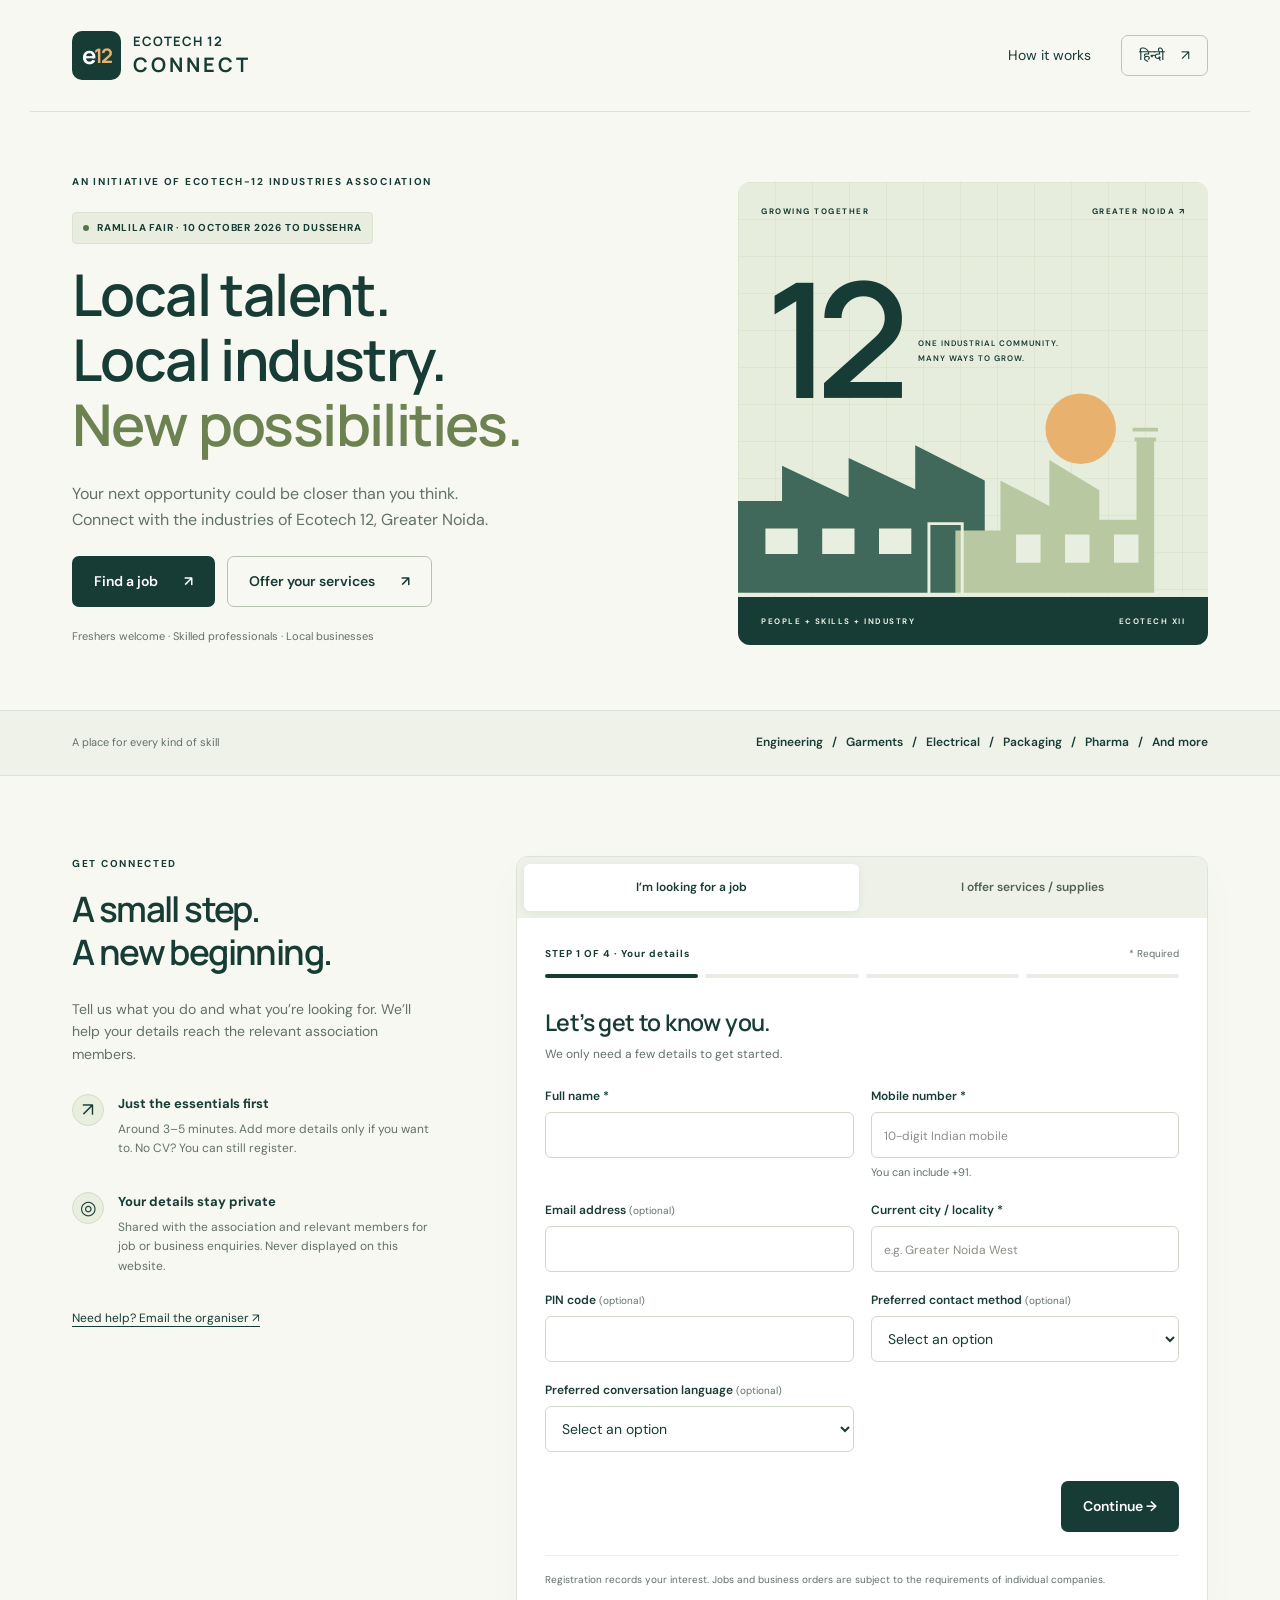
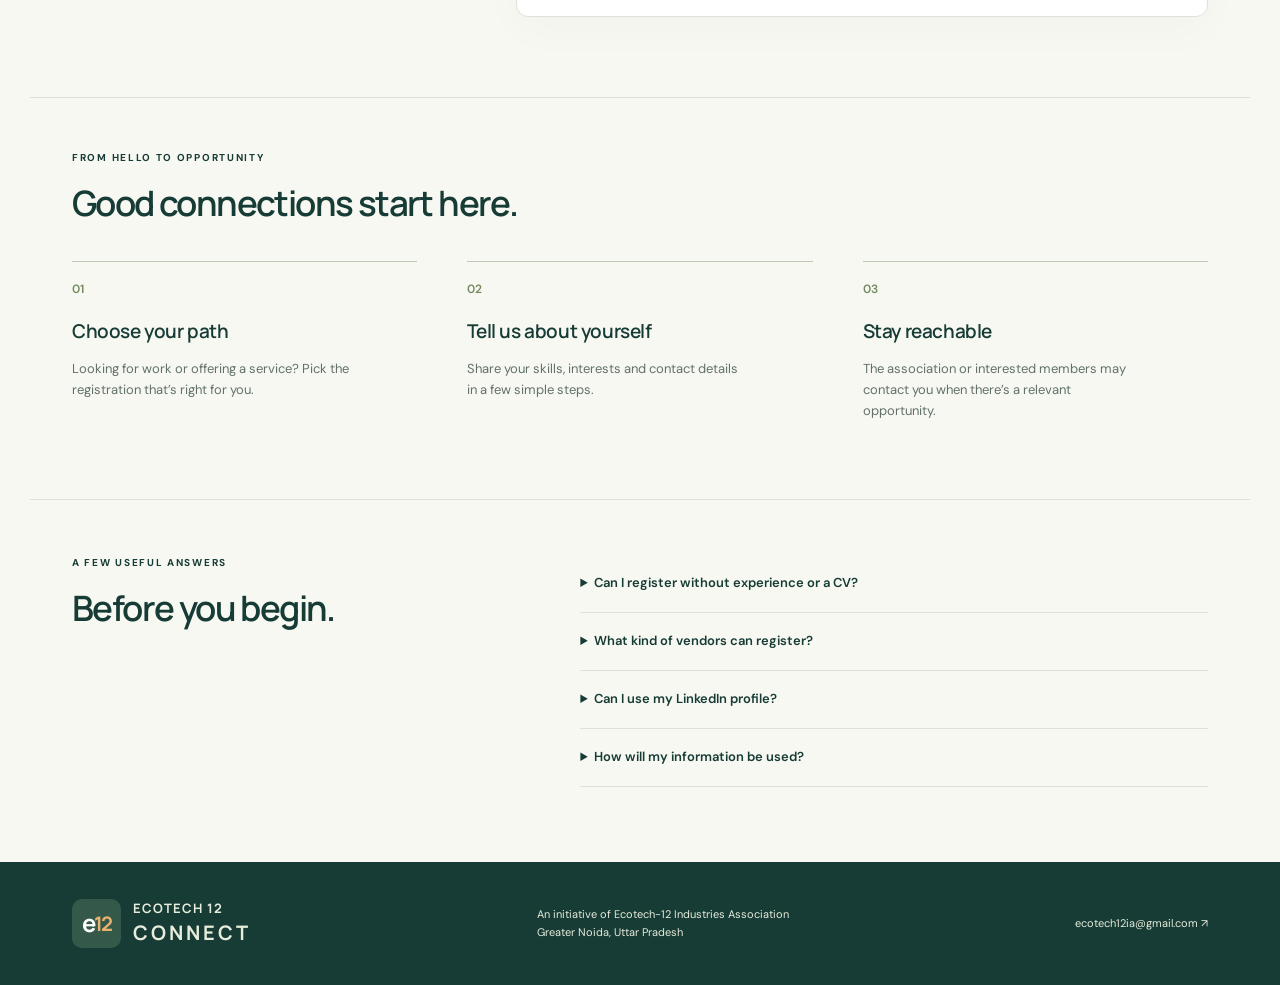
<file: docs/index.html>
<!doctype html>
<html lang="en">
<head>
  <meta charset="utf-8"><meta name="viewport" content="width=device-width,initial-scale=1">
  <title>Ecotech 12 Connect | Jobs & Business Opportunities</title>
  <meta name="description" content="Register for job and service opportunities with Ecotech-12 Industries Association, Greater Noida. English and Hindi registration for the Ramlila fair, 10 October 2026 to Dussehra.">
  <meta name="theme-color" content="#173b35"><link rel="icon" href="icon.svg" type="image/svg+xml"><link rel="stylesheet" href="style.css">
  <script src="data.js" defer></script><script src="app.js" defer></script>
</head>
<body>
<a class="skip" href="#register">Skip to registration</a>
<header class="header wrap"><a class="brand" href="./" aria-label="Ecotech 12 Connect home"><span class="mark">e<span>12</span></span><span>ECOTECH 12 <b>CONNECT</b></span></a><nav><a href="#how" data-i="howLink">How it works</a><button type="button" id="language" aria-label="Switch to Hindi">हिन्दी <span>↗</span></button></nav></header>
<main>
<section class="hero wrap">
 <div class="intro"><div class="eyebrow" data-i="association">AN INITIATIVE OF ECOTECH-12 INDUSTRIES ASSOCIATION</div><div class="fair"><span class="dot"></span><span data-i="fair">RAMLILA FAIR · 10 OCTOBER 2026 TO DUSSEHRA</span></div>
 <h1 data-i="headline">Local talent.<br>Local industry.<br><em>New possibilities.</em></h1>
 <p class="lede" data-i="lede">Your next opportunity could be closer than you think. Connect with the industries of Ecotech 12, Greater Noida.</p>
 <div class="hero-actions"><a class="button primary" href="#register" data-start="candidate" data-i="findJob">Find a job <span>↗</span></a><a class="button secondary" href="#register" data-start="vendor" data-i="offerService">Offer your services <span>↗</span></a></div>
 <div class="hero-note" data-i="heroNote">Freshers welcome · Skilled professionals · Local businesses</div>
 </div>
 <div class="community" aria-hidden="true"><div class="community-top"><span>GROWING TOGETHER</span><span>GREATER NOIDA ↗</span></div><div class="big12">12<span>ONE INDUSTRIAL COMMUNITY.<br>MANY WAYS TO GROW.</span></div>
 <svg class="skyline" viewBox="0 0 480 240" fill="none"><circle cx="350" cy="66" r="36" fill="#e8b26e"/><path d="M0 235V140H45V104L113 136V96L181 128V83L252 119V235" fill="#40685b"/><path d="M222 235V170H268V119L318 145V98L369 129V159H407V77H425V235" fill="#b8c9a1"/><path d="M28 168H61V194H28ZM86 168H119V194H86ZM144 168H177V194H144ZM284 174H309V203H284ZM334 174H359V203H334ZM384 174H409V203H384Z" fill="#e9efe0"/><path d="M0 235H480M195 235V163H229V235" stroke="#e9efe0" stroke-width="3"/><path d="M427 77H405M403 67H429" stroke="#b8c9a1" stroke-width="4"/></svg>
 <div class="community-bottom"><span>PEOPLE + SKILLS + INDUSTRY</span><span>ECOTECH XII</span></div></div>
</section>
<section class="industry-strip"><div class="wrap"><span data-i="industriesLabel">A place for every kind of skill</span><div data-i="industries">Engineering &nbsp; / &nbsp; Garments &nbsp; / &nbsp; Electrical &nbsp; / &nbsp; Packaging &nbsp; / &nbsp; Pharma &nbsp; / &nbsp; And more</div></div></section>
<section id="register" class="registration wrap">
 <aside><div class="eyebrow" data-i="getConnected">GET CONNECTED</div><h2 data-i="registerTitle">A small step.<br>A new beginning.</h2><p data-i="registerIntro">Tell us what you do and what you’re looking for. We’ll help your details reach the relevant association members.</p><div class="aside-note"><span class="small-icon">↗</span><div><b data-i="simple">Just the essentials first</b><p data-i="simpleText">Around 3–5 minutes. Add more details only if you want to. No CV? You can still register.</p></div></div><div class="aside-note"><span class="small-icon">◎</span><div><b data-i="private">Your details stay private</b><p data-i="privateText">Shared with the association and relevant members for job or business enquiries. Never displayed on this website.</p></div></div><a class="text-link" href="mailto:ecotech12ia@gmail.com" data-i="help">Need help? Email the organiser ↗</a></aside>
 <div class="form-card"><div class="type-tabs" role="group" aria-label="Registration type"><button type="button" class="active" id="candidate-tab" data-type="candidate" aria-pressed="true" data-i="candidate">I’m looking for a job</button><button type="button" id="vendor-tab" data-type="vendor" aria-pressed="false" data-i="vendor">I offer services / supplies</button></div>
 <div class="form-inner"><div class="step-meta"><span id="step-caption"></span><span data-i="requiredNote">* Required</span></div><ol class="steps" id="steps" aria-label="Registration progress"></ol>
 <form id="registration-form" action="https://formsubmit.co/shray@urjatech.com" method="POST" enctype="multipart/form-data" novalidate>
 <input type="hidden" name="_cc" value="ecotech12ia@gmail.com"><input type="hidden" name="_webhook" value="https://script.google.com/macros/s/AKfycbzb1bxJ-gdX4RPhGoGYd8hknhSgsUkQRtic25l1sRlIAsdB1yhK0BzLCoR6xyqP8ZPP_Q/exec"><input type="hidden" name="_subject" id="subject"><input type="hidden" name="_template" value="table"><input type="hidden" name="_next" id="next-url"><input type="hidden" name="_url" id="form-url"><input type="hidden" name="Registration type" id="registration-type" value="Candidate"><input type="hidden" name="Reference" id="reference"><input type="hidden" name="Form language" id="form-language" value="English"><input type="hidden" name="Campaign" value="Ramlila fair 2026"><input type="hidden" name="Consent version" value="2026-10-06-v2"><input type="hidden" name="Submitted at" id="submitted-at"><input type="text" name="_honey" class="honeypot" tabindex="-1" autocomplete="off" aria-hidden="true">
 <div id="fields"></div><p id="form-error" role="alert" class="error" hidden></p>
 <div class="form-nav"><button type="button" id="back" class="button ghost" data-i="back">← Back</button><button type="button" id="continue" class="button primary" data-i="continue">Continue →</button><button type="submit" id="submit" class="button primary" hidden data-i="submit">Submit registration ↗</button></div>
 <p class="form-foot" data-i="formFoot">Registration records your interest. Jobs and business orders are subject to the requirements of individual companies.</p>
 </form><noscript><p>Please enable JavaScript to use this form, or contact <a href="mailto:ecotech12ia@gmail.com">ecotech12ia@gmail.com</a> for registration assistance.</p></noscript></div></div>
</section>
<section id="how" class="how wrap"><div class="eyebrow" data-i="howEyebrow">FROM HELLO TO OPPORTUNITY</div><h2 data-i="howTitle">Good connections start here.</h2><div class="how-grid"><article><span>01</span><h3 data-i="how1">Choose your path</h3><p data-i="how1Text">Looking for work or offering a service? Pick the registration that’s right for you.</p></article><article><span>02</span><h3 data-i="how2">Tell us about yourself</h3><p data-i="how2Text">Share your skills, interests and contact details in a few simple steps.</p></article><article><span>03</span><h3 data-i="how3">Stay reachable</h3><p data-i="how3Text">The association or interested members may contact you when there’s a relevant opportunity.</p></article></div></section>
<section class="faq wrap"><div><div class="eyebrow" data-i="questions">A FEW USEFUL ANSWERS</div><h2 data-i="faqTitle">Before you begin.</h2></div><div><details><summary data-i="faq1">Can I register without experience or a CV?</summary><p data-i="faq1Text">Yes. Freshers, trainees and experienced candidates are welcome. A CV and an email address are optional. A working mobile number is required.</p></details><details><summary data-i="faq2">What kind of vendors can register?</summary><p data-i="faq2Text">Independent service providers, contractors, manufacturers and suppliers: maintenance, fabrication, manpower, transport, packaging, raw materials, IT, catering, security and more.</p></details><details><summary data-i="faq3">Can I use my LinkedIn profile?</summary><p data-i="faq3Text">You can add your LinkedIn profile link. Automatic profile import is not enabled; your work history and skills need to be entered in the form.</p></details><details><summary data-i="faq4">How will my information be used?</summary><p data-i="faq4Text">With your consent, your details go to the association’s organiser and may be shared with relevant members for recruitment or business enquiries. FormSubmit processes the form and any attachment to deliver them by email. Registration details are also stored in the association organiser’s private Google Sheet. Contact ecotech12ia@gmail.com to correct your details or request deletion.</p><a href="https://formsubmit.co/privacy.pdf" target="_blank" rel="noopener" data-i="processorPolicy">FormSubmit privacy policy ↗</a></details></div></section>
</main>
<footer class="footer"><div class="wrap"><div class="brand"><span class="mark">e<span>12</span></span><span>ECOTECH 12 <b>CONNECT</b></span></div><p data-i="footer">An initiative of Ecotech-12 Industries Association<br>Greater Noida, Uttar Pradesh</p><a href="mailto:ecotech12ia@gmail.com">ecotech12ia@gmail.com ↗</a></div></footer>
</body></html>
</file>
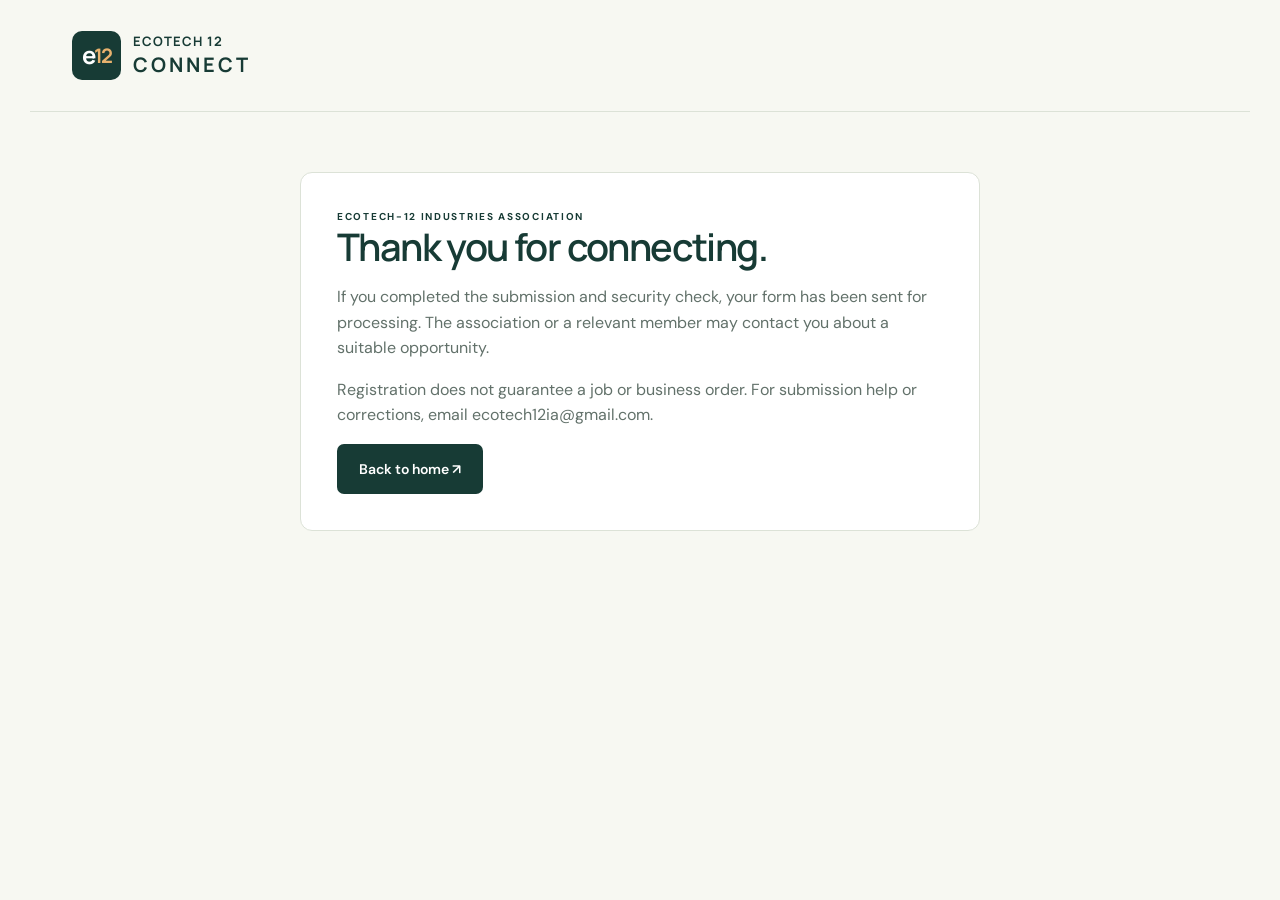
<file: docs/thanks.html>
<!doctype html><html lang="en"><head><meta charset="utf-8"><meta name="viewport" content="width=device-width,initial-scale=1"><meta name="robots" content="noindex"><title>Thank you | Ecotech 12 Connect</title><link rel="stylesheet" href="style.css"><link rel="icon" href="icon.svg"></head><body><header class="header wrap"><a class="brand" href="./"><span class="mark">e<span>12</span></span><span>ECOTECH 12 <b>CONNECT</b></span></a></header><main class="thankyou"><div class="eyebrow" id="eyebrow">ECOTECH-12 INDUSTRIES ASSOCIATION</div><h1 id="title">Thank you for connecting.</h1><p id="message">If you completed the submission and security check, your form has been sent for processing. The association or a relevant member may contact you about a suitable opportunity.</p><p id="note">Registration does not guarantee a job or business order. For submission help or corrections, email <a href="mailto:ecotech12ia@gmail.com">ecotech12ia@gmail.com</a>.</p><a class="button primary" id="home" href="./">Back to home ↗</a></main><script>if(new URLSearchParams(location.search).get('lang')==='hi'){document.documentElement.lang='hi';document.getElementById('eyebrow').textContent='ईकोटेक-12 इंडस्ट्रीज़ एसोसिएशन';document.getElementById('title').textContent='जुड़ने के लिए धन्यवाद।';document.getElementById('message').textContent='यदि आपने फॉर्म और सुरक्षा जाँच पूरी की है, तो आपका फॉर्म प्रोसेसिंग के लिए भेज दिया गया है। उचित अवसर होने पर एसोसिएशन या संबंधित सदस्य आपसे संपर्क कर सकते हैं।';document.getElementById('note').innerHTML='पंजीकरण से नौकरी या व्यवसाय के ऑर्डर की गारंटी नहीं होती। सबमिशन में मदद या सुधार के लिए <a href="mailto:ecotech12ia@gmail.com">ecotech12ia@gmail.com</a> पर ईमेल करें।';document.getElementById('home').textContent='होम पेज पर लौटें ↗';}</script></body></html>
</file>
<file: docs/style.css>
@import url('https://fonts.googleapis.com/css2?family=DM+Sans:wght@400;500;600;700&family=Manrope:wght@400;500;600;700;800&family=Noto+Sans+Devanagari:wght@400;500;600;700&display=swap');
:root{--ink:#173b35;--muted:#62716a;--paper:#f7f8f2;--line:#dce2d7;--green:#e9efdf;--accent:#e8b26e}*{box-sizing:border-box}html{scroll-behavior:smooth;scroll-padding-top:24px}body{margin:0;color:var(--ink);background:var(--paper);font-family:'DM Sans','Noto Sans Devanagari',sans-serif;font-size:16px;line-height:1.6}button,input,select,textarea{font:inherit}a{color:inherit}button,a,input,select,textarea,summary{-webkit-tap-highlight-color:transparent}button{cursor:pointer}button:disabled{cursor:wait;opacity:.6}button:focus-visible,a:focus-visible,summary:focus-visible{outline:3px solid #b57c2b;outline-offset:4px}input:focus,select:focus,textarea:focus{outline:2px solid #52795d;outline-offset:2px}input[aria-invalid=true],select[aria-invalid=true]{border-color:#a23527}a{text-decoration:none}.wrap{max-width:1220px;margin:auto;padding:0 42px}.header{display:flex;justify-content:space-between;align-items:center;min-height:112px;border-bottom:1px solid var(--line)}.brand{display:flex;gap:12px;align-items:center;font-family:Manrope,'Noto Sans Devanagari',sans-serif;font-size:13px;font-weight:700;letter-spacing:1px;line-height:1.45}.brand b{display:block;font-size:20px;letter-spacing:3px}.mark{background:var(--ink);color:#fff;border-radius:10px;width:49px;height:49px;font-size:24px;letter-spacing:-2px;display:flex;align-items:center;justify-content:center}.mark span{color:var(--accent);font-size:20px}nav{display:flex;gap:30px;align-items:center;font-size:14px}#language{border:1px solid #bac7b7;background:transparent;padding:8px 17px;border-radius:7px;color:var(--ink)}#language span{margin-left:12px}.hero{padding-top:62px;padding-bottom:65px;display:grid;grid-template-columns:1.3fr 1fr;gap:55px;align-items:center}.eyebrow{font-size:10px;letter-spacing:1.7px;font-weight:700}.fair{margin:22px 0 18px;display:inline-flex;align-items:center;gap:8px;font-size:10px;font-weight:700;letter-spacing:.8px;background:#e8eddf;border:1px solid #dbe3ce;border-radius:4px;padding:7px 10px}.dot{width:6px;height:6px;border-radius:100%;background:#527648}h1,h2,h3{font-family:Manrope,'Noto Sans Devanagari',sans-serif;margin:0;font-weight:600;letter-spacing:-1.6px}h1{font-size:clamp(40px,4.5vw,62px);line-height:1.13}h1 em{font-style:normal;color:#6c8250}h2{font-size:35px;line-height:1.25;margin:16px 0 23px}h3{font-size:19px;letter-spacing:-.4px}.lede{color:var(--muted);font-size:16px;max-width:450px;margin:24px 0}.hero-actions{display:flex;gap:12px;flex-wrap:wrap}.button{display:inline-flex;align-items:center;justify-content:center;gap:26px;padding:13px 21px;min-height:50px;border-radius:7px;border:1px solid transparent;font-weight:600;font-size:14px}.primary{background:var(--ink);color:#fff}.primary:hover{background:#2c5545}.secondary{background:transparent;border-color:#b6c2af}.secondary:hover{background:var(--green)}.ghost{background:transparent;color:var(--ink);padding-left:0}.hero-note{font-size:11px;color:var(--muted);margin-top:21px}.community{background:#e7eddd;min-height:422px;border-radius:12px;position:relative;overflow:hidden;align-self:stretch;max-height:493px;margin-top:8px;background-image:linear-gradient(#cbd6bc55 1px,transparent 1px),linear-gradient(90deg,#cbd6bc55 1px,transparent 1px);background-size:37px 37px}.community-top,.community-bottom{display:flex;justify-content:space-between;font-size:8px;letter-spacing:1.5px;font-weight:700;padding:23px}.big12{font-family:Manrope,sans-serif;font-size:160px;letter-spacing:-17px;line-height:1.2;padding-left:27px;font-weight:600;display:flex;align-items:center}.big12 span{font-family:'DM Sans',sans-serif;font-size:8px;letter-spacing:1px;line-height:1.8;margin-left:25px;margin-top:28px}.skyline{width:100%;position:absolute;bottom:46px;left:0}.community-bottom{position:absolute;bottom:0;left:0;width:100%;padding:18px 23px;background:#173b35;color:#e7eddd}.industry-strip{border-top:1px solid var(--line);border-bottom:1px solid var(--line);padding:22px 0;background:#eff2e8}.industry-strip .wrap{display:flex;justify-content:space-between;gap:20px;align-items:center}.industry-strip span{color:var(--muted);font-size:11px}.industry-strip div div{font-size:12px;font-weight:600}.registration{padding-top:80px;padding-bottom:80px;display:grid;grid-template-columns:.8fr 1.5fr;gap:75px;align-items:start;scroll-margin-top:24px}.registration aside>p{color:var(--muted);font-size:14px}.aside-note{display:flex;gap:14px;margin-top:29px;font-size:12px}.aside-note p{margin:5px 0;color:var(--muted)}.aside-note b{font-size:13px}.small-icon{background:var(--green);border:1px solid #d3dec8;border-radius:50%;height:32px;min-width:32px;display:flex;align-items:center;justify-content:center;font-size:19px}.text-link{display:inline-block;font-size:12px;text-decoration:underline;text-underline-offset:4px;margin-top:28px}.form-card{background:white;border:1px solid var(--line);border-radius:12px;overflow:hidden;box-shadow:0 14px 45px #173b3506}.type-tabs{display:grid;grid-template-columns:1fr 1fr;background:#edf1e7;padding:7px;gap:6px}.type-tabs button{border:0;padding:12px 8px;border-radius:6px;background:transparent;color:#526151;font-size:12px;font-weight:600;min-height:47px}.type-tabs button.active{color:var(--ink);background:#fff;box-shadow:0 2px 8px #173b3510}.form-inner{padding:28px}.step-meta{display:flex;justify-content:space-between;color:var(--muted);font-size:10px}.step-meta span:first-child{font-weight:700;color:var(--ink);letter-spacing:1px}.steps{display:flex;gap:7px;list-style:none;padding:0;margin:12px 0 28px}.steps li{height:4px;flex:1;background:#e9ede3;border-radius:5px}.steps li.done{background:#90a672}.steps li.current{background:var(--ink)}.form-title{font-size:23px;letter-spacing:-.6px;line-height:1.4}.form-description{color:var(--muted);font-size:12px;margin:7px 0 23px}.field-grid{display:grid;grid-template-columns:1fr 1fr;gap:19px 17px}.field{display:flex;flex-direction:column;gap:6px;min-width:0}.field.full{grid-column:1/-1}.field>label,legend{font-size:12px;font-weight:600}.optional{font-weight:400;color:var(--muted);font-size:10px}input:not([type=checkbox]),select,textarea{width:100%;border:1px solid #cfd8c9;background:#fff;border-radius:6px;min-height:46px;padding:10px 12px;color:var(--ink);font-size:14px}textarea{min-height:86px;resize:vertical}input::placeholder,textarea::placeholder{color:#899086;font-size:12px}input[type=file]{font-size:12px;padding:10px}input::file-selector-button{border:0;border-radius:4px;padding:5px 10px;background:var(--green);color:var(--ink);margin-right:8px}.hint{color:var(--muted);font-size:11px;margin:0}.field-group{border:0;padding:0;margin:0;grid-column:1/-1;min-width:0}.field-group legend{margin-bottom:10px}.checks{display:flex;gap:8px;flex-wrap:wrap}.check-chip{display:flex;gap:7px;border:1px solid #d6dece;border-radius:5px;padding:8px 10px;align-items:center;font-size:11px;cursor:pointer}.check-chip:has(input:checked){background:#ecf2e5;border-color:#789165}.check-chip input{accent-color:var(--ink);margin:0;width:15px;height:15px}.form-nav{display:flex;align-items:center;justify-content:space-between;margin-top:29px}.form-nav .primary{margin-left:auto}.form-foot{border-top:1px solid #edf0e9;color:var(--muted);font-size:10px;margin:23px 0 0;padding-top:16px}.extra{grid-column:1/-1;border-top:1px solid var(--line);padding-top:13px}.extra summary{font-size:13px;cursor:pointer;margin-bottom:13px;font-weight:600}.extra .field-grid{margin-top:17px}.review{background:#f6f8f1;border-radius:7px;padding:16px;margin-bottom:21px}.review dl{margin:0}.review-row{display:grid;grid-template-columns:1fr 1.5fr;gap:15px;border-bottom:1px solid #dfe7d7;padding:7px 0;font-size:11px;overflow-wrap:anywhere}.review-row:last-child{border:0}.review dt{color:var(--muted)}.review dd{margin:0;font-weight:500}.consent{display:flex;gap:10px;align-items:flex-start;font-size:12px;line-height:1.7}.consent input{min-width:18px;height:18px;margin-top:3px;accent-color:var(--ink)}.error{padding:12px;border-radius:6px;background:#fff0e8;color:#8e3026;font-size:12px}.notice{background:#f2f5ec;border-left:3px solid #92a777;padding:12px;font-size:12px;margin:18px 0}.how{border-top:1px solid var(--line);padding-top:52px;padding-bottom:65px}.how-grid{display:grid;grid-template-columns:repeat(3,1fr);gap:50px;margin-top:36px}.how-grid article{border-top:1px solid #bdcbb2;padding-top:18px}.how-grid span{color:#748a5e;font-size:12px;font-weight:600;display:block;margin-bottom:16px}.how-grid p{font-size:13px;color:var(--muted);max-width:280px}.faq{display:grid;grid-template-columns:1fr 1.5fr;gap:90px;border-top:1px solid var(--line);padding-top:55px;padding-bottom:75px}.faq details{border-bottom:1px solid var(--line);padding:18px 0;font-size:13px}.faq summary{font-weight:600;cursor:pointer}.faq details p{color:var(--muted)}.faq details a{text-decoration:underline}.footer{background:var(--ink);color:#e7eddd;padding:32px 0}.footer .wrap{display:flex;justify-content:space-between;align-items:center;gap:28px}.footer .mark{background:#34594a}.footer p,.footer a{font-size:11px;line-height:1.7}.skip{position:absolute;top:-100px;left:10px;z-index:10;background:white;padding:15px}.skip:focus{top:10px}.honeypot,[hidden]{display:none!important}.thankyou{max-width:680px;margin:60px auto;padding:36px;background:white;border:1px solid var(--line);border-radius:12px}.thankyou h1{font-size:38px}.thankyou p{color:var(--muted)}html[lang=hi] h1{font-size:45px;line-height:1.35;letter-spacing:-1px}html[lang=hi] h2{font-size:31px;line-height:1.4}html[lang=hi] .eyebrow{letter-spacing:0}html[lang=hi] .fair{letter-spacing:0}
@media(max-width:1000px){.wrap{padding-left:28px;padding-right:28px}.hero{gap:30px}.registration{gap:35px;grid-template-columns:.8fr 1.5fr}.big12{font-size:140px}.big12 span{font-size:7px;margin-left:17px}.community-top{font-size:7px}.industry-strip .wrap{display:block}.industry-strip div div{margin-top:7px}.form-inner{padding:22px}}
@media(max-width:720px){.wrap{padding-left:22px;padding-right:22px}.header{min-height:85px}.brand{font-size:10px}.brand b{font-size:16px}.mark{width:41px;height:41px}nav>a{display:none}#language{font-size:13px;padding:7px 12px}.hero{grid-template-columns:1fr;padding-top:32px;padding-bottom:34px;gap:28px}.hero .eyebrow{font-size:8px;letter-spacing:1px}.fair{margin-top:18px;font-size:9px}h1{font-size:43px}.lede{font-size:15px;margin:20px 0}.hero-actions .button{font-size:12px;padding:12px 15px;gap:15px}.hero-note{font-size:10px}.community{display:none}.industry-strip{padding:16px 0}.industry-strip div div{font-size:11px;line-height:1.9}.registration{display:block;padding-top:38px;padding-bottom:45px}.registration aside{margin-bottom:25px}.registration h2{font-size:29px;margin:12px 0}.registration aside>p{margin:12px 0}.aside-note{display:none}.text-link{margin-top:4px;font-size:11px}.form-inner{padding:22px 19px}.field-grid{gap:17px 12px}.field>label{font-size:12px}.field-grid .field{grid-column:1/-1}.type-tabs button{font-size:12px;padding:12px 5px}.form-nav .button{font-size:13px}.how{padding-top:36px;padding-bottom:35px}.how h2,.faq h2{font-size:29px}.how-grid{grid-template-columns:1fr;gap:17px;margin-top:25px}.how-grid article{padding-top:12px;display:grid;grid-template-columns:30px 1fr;column-gap:12px}.how-grid span{grid-row:1/3;margin:0;line-height:30px}.how-grid p{grid-column:2;max-width:none;margin:7px 0 10px}.faq{display:block;padding-top:33px;padding-bottom:40px}.faq h2{margin-bottom:10px}.footer .wrap{display:block}.footer p{margin-top:23px}.footer a{display:block;margin-top:18px}.thankyou{margin:30px 18px;padding:25px}html[lang=hi] h1{font-size:38px}html[lang=hi] h2{font-size:28px}}
@media(prefers-reduced-motion:reduce){html{scroll-behavior:auto}}
</file>
